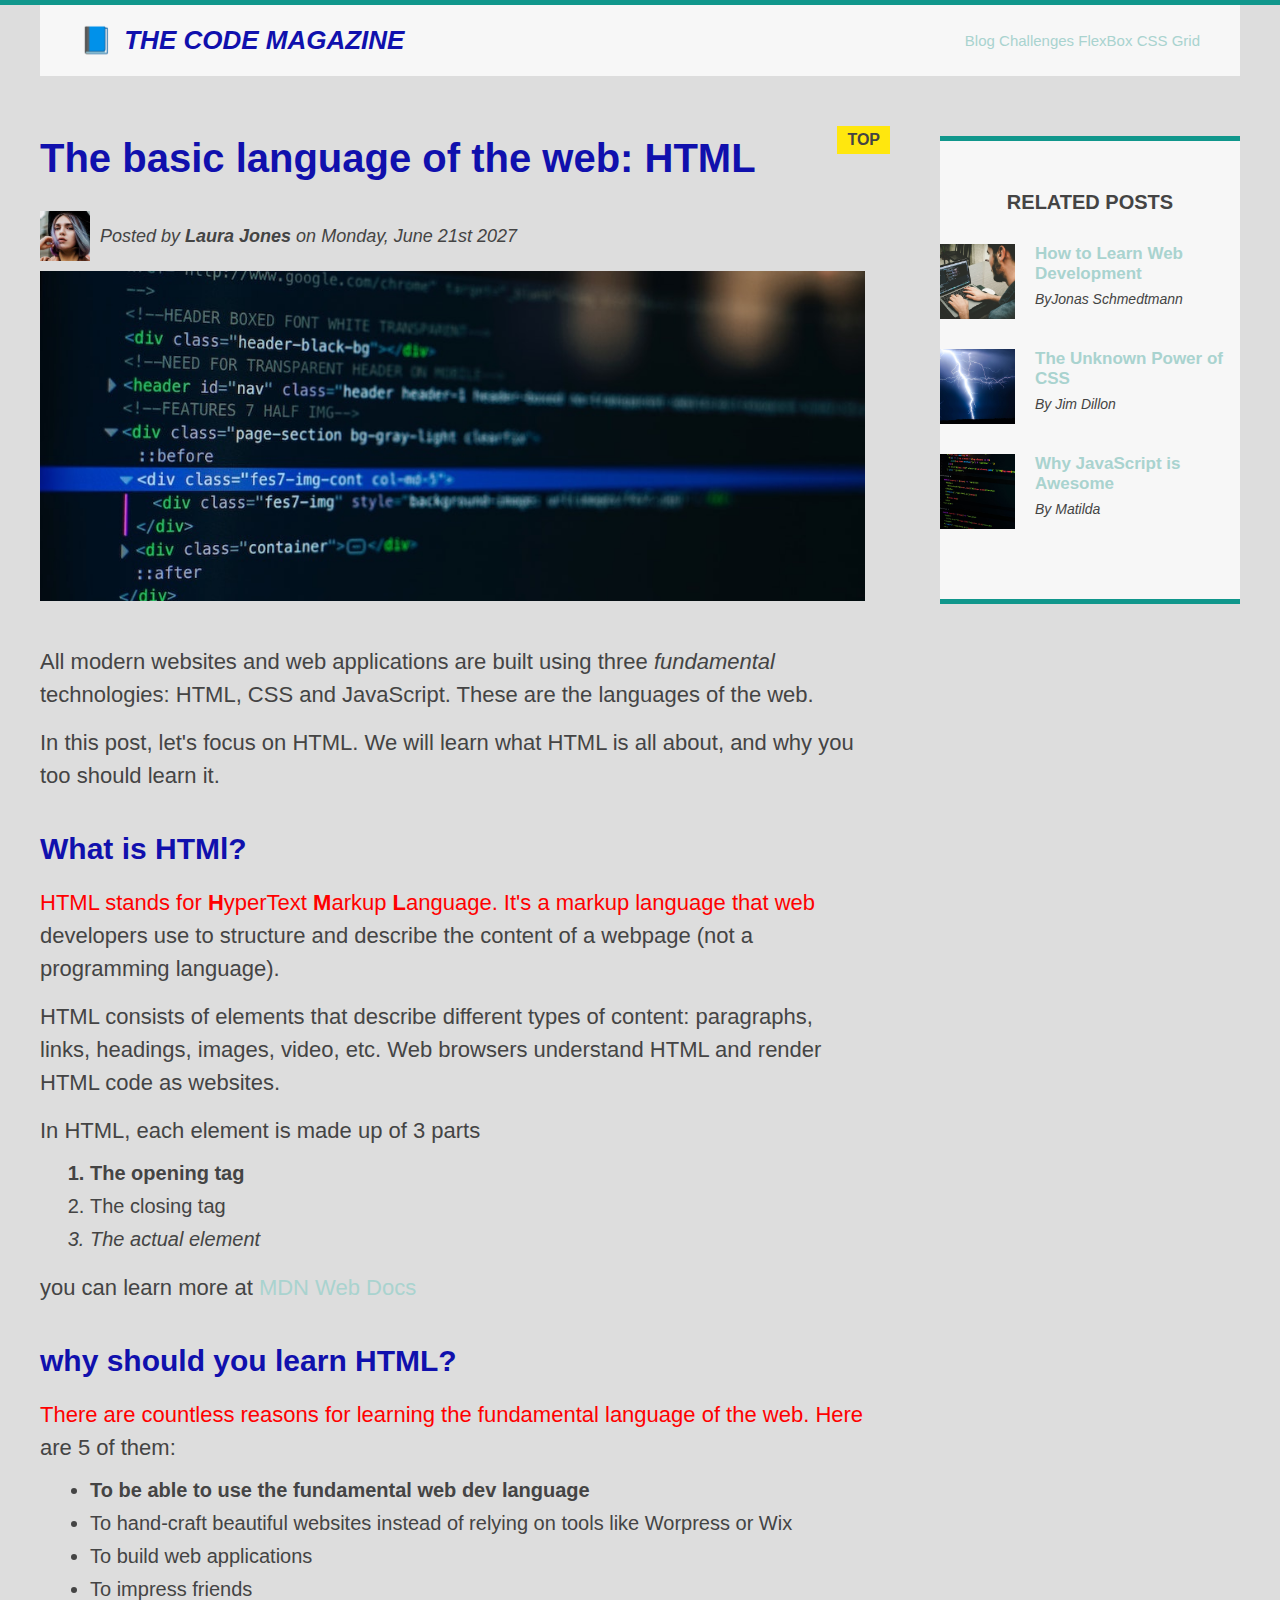
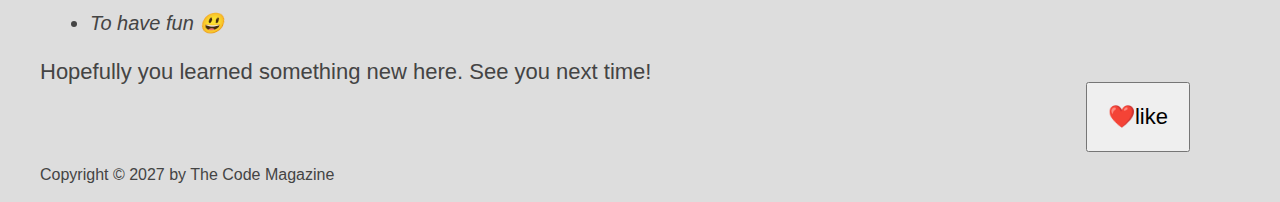
<file: 02-HTML-Fundamentals/index.html>
<!DOCTYPE html>
<html lang="en">
  <head>
    <link href="./style.css" rel="stylesheet" />
    <meta charset="UTF-8" />
    <title>The Basic Language of the web: HTML</title>
  </head>
  <body>
    <div id="main-container">
      <header class="main-header">
        <h1>📘 The Code Magazine</h1>
        <nav>
          <a href="Blog.html">Blog</a>
          <a href="#">Challenges</a>
          <a href="flexbox.html">FlexBox</a>
          <a href="css-grid.html">CSS Grid</a>
        </nav>
      </header>
      <!-- ONLY NECESSARY FOR FLEXBOX -->
      <!-- <div class="row"> -->
      <article>
        <header class="secend-header">
          <h2>The basic language of the web: HTML</h2>
          <div class="author-box">
            <img
              src="img/laura-jones.jpg"
              alt="A pictrue of Laura-jones"
              width="50"
              height="50"
              class="author-img"
            />
            <p id="author" class="author">
              Posted by <strong>Laura Jones</strong> on Monday, June 21st 2027
            </p>
          </div>
          <img
            src="img/post-img.jpg"
            alt="HTMl code on the screen"
            width="500"
            height="200"
            class="post-img"
          />
        </header>
        <p>
          All modern websites and web applications are built using three
          <em>fundamental</em>
          technologies: HTML, CSS and JavaScript. These are the languages of the
          web.
        </p>
        <p>
          In this post, let's focus on HTML. We will learn what HTML is all
          about, and why you too should learn it.
        </p>
        <h3>What is HTMl?</h3>
        <p>
          HTML stands for <strong>H</strong>yperText <strong>M</strong>arkup
          <strong>L</strong>anguage. It's a markup language that web developers
          use to structure and describe the content of a webpage (not a
          programming language).
        </p>
        <p>
          HTML consists of elements that describe different types of content:
          paragraphs, links, headings, images, video, etc. Web browsers
          understand HTML and render HTML code as websites.
        </p>
        <p>In HTML, each element is made up of 3 parts</p>
        <ol>
          <li>The opening tag</li>
          <li>The closing tag</li>
          <li>The actual element</li>
        </ol>
        <p>
          you can learn more at
          <a
            href="https://developer.mozilla.org/en-US/docs/Web/HTML"
            target="_blank"
            >MDN Web Docs</a
          >
        </p>
        <h3>why should you learn HTML?</h3>
        <p>
          There are countless reasons for learning the fundamental language of
          the web. Here are 5 of them:
        </p>
        <ul>
          <li>To be able to use the fundamental web dev language</li>
          <li>
            To hand-craft beautiful websites instead of relying on tools like
            Worpress or Wix
          </li>
          <li>To build web applications</li>
          <li>To impress friends</li>
          <li>To have fun 😃</li>
        </ul>
        <p>Hopefully you learned something new here. See you next time!</p>
      </article>

      <aside>
        <h4>Related posts</h4>
        <ul class="posts">
          <li class="related-post">
            <img src="img/related-1.jpg" width="75" height="75" />
            <div>
              <a href="#" class="related-link">How to Learn Web Development</a>
              <p class="author-name">ByJonas Schmedtmann</p>
            </div>
          </li>
          <li class="related-post">
            <img src="img/related-2.jpg" width="75" height="75" />
            <div>
              <a href="#" class="related-link">The Unknown Power of CSS</a>
              <p class="author-name">By Jim Dillon</p>
            </div>
          </li>
          <li class="related-post">
            <img src="img/related-3.jpg" width="75" height="75" />
            <div>
              <a href="#" class="related-link">Why JavaScript is Awesome</a>
              <p class="author-name">By Matilda</p>
            </div>
          </li>
        </ul>
      </aside>
      <!-- </div> -->
      <footer>
        <p id="copyright">Copyright &copy; 2027 by The Code Magazine</p>
      </footer>
      <button class="like">❤️like</button>
    </div>
  </body>
</html>
</file>
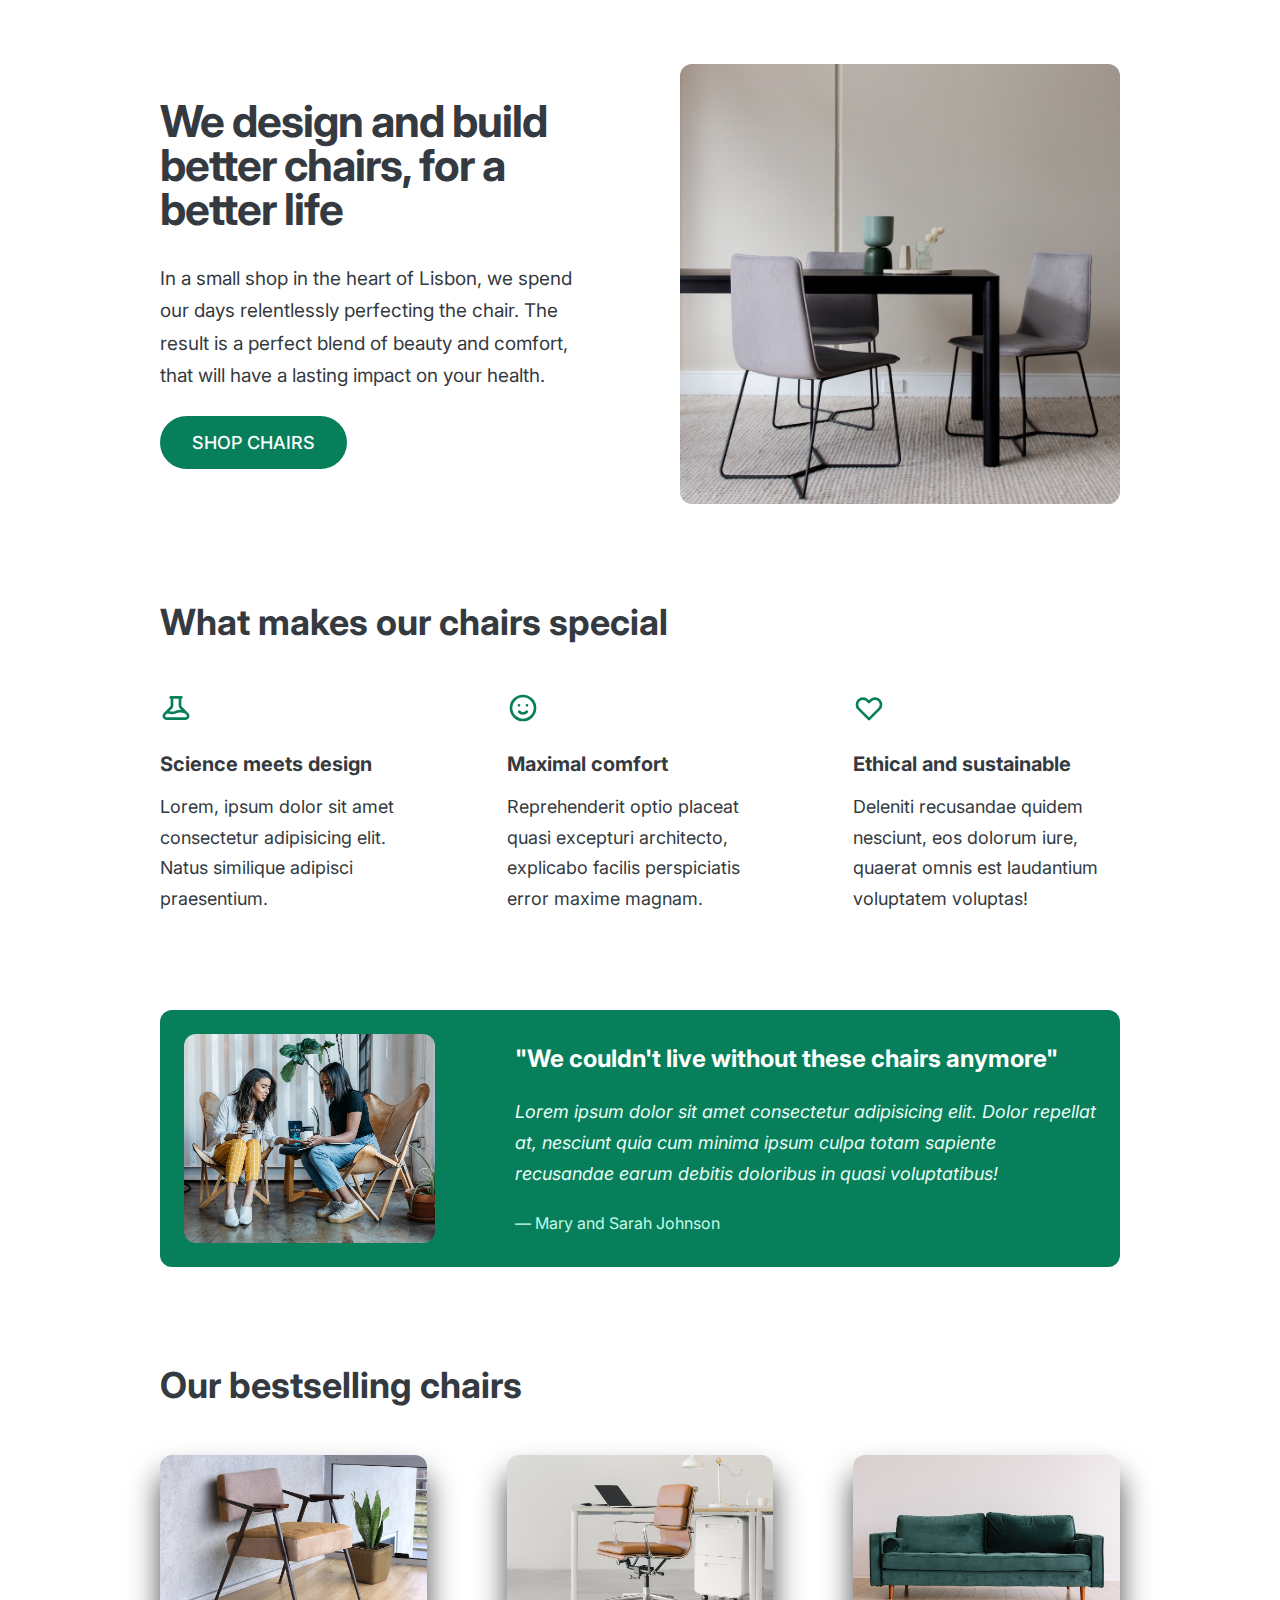
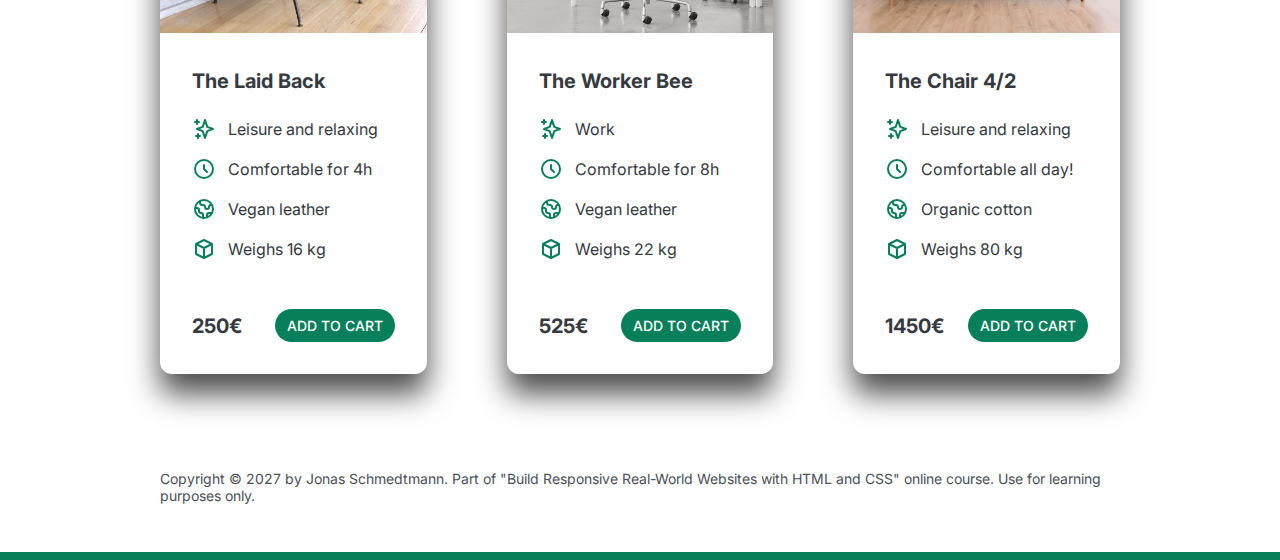
<file: 05-Design/index.html>
<!DOCTYPE html>
<html lang="en">
  <head>
    <meta charset="UTF-8" />
    <meta http-equiv="X-UA-Compatible" content="IE=edge" />
    <meta name="viewport" content="width=device-width, initial-scale=1.0" />
    <link rel="preconnect" href="https://fonts.googleapis.com" />
    <link rel="preconnect" href="https://fonts.gstatic.com" crossorigin />
    <link
      href="https://fonts.googleapis.com/css2?family=Inter:wght@400;500;700&display=swap"
      rel="stylesheet"
    />

    <link rel="stylesheet" href="style.css" />
    <title>Lisbon Chair Shop</title>
  </head>
  <body>
    <div class="container">
      <header>
        <div class="header-text-box">
          <h1>We design and build better chairs, for a better life</h1>
          <p class="header-text">
            In a small shop in the heart of Lisbon, we spend our days
            relentlessly perfecting the chair. The result is a perfect blend of
            beauty and comfort, that will have a lasting impact on your health.
          </p>
          <a class="btn btn--big" href="#">Shop chairs</a>
        </div>
        <img src="hero.jpg" alt="Photo" />
      </header>

      <section>
        <h2>What makes our chairs special</h2>
        <div class="grid-3-cols">
          <div>
            <svg
              xmlns="http://www.w3.org/2000/svg"
              class="features-icon"
              fill="none"
              viewBox="0 0 24 24"
              stroke="currentColor"
            >
              <path
                stroke-linecap="round"
                stroke-linejoin="round"
                stroke-width="2"
                d="M19.428 15.428a2 2 0 00-1.022-.547l-2.387-.477a6 6 0 00-3.86.517l-.318.158a6 6 0 01-3.86.517L6.05 15.21a2 2 0 00-1.806.547M8 4h8l-1 1v5.172a2 2 0 00.586 1.414l5 5c1.26 1.26.367 3.414-1.415 3.414H4.828c-1.782 0-2.674-2.154-1.414-3.414l5-5A2 2 0 009 10.172V5L8 4z"
              />
            </svg>
            <p class="features-title"><strong>Science meets design</strong></p>
            <p class="features-text">
              Lorem, ipsum dolor sit amet consectetur adipisicing elit. Natus
              similique adipisci praesentium.
            </p>
          </div>

          <div>
            <svg
              xmlns="http://www.w3.org/2000/svg"
              class="features-icon"
              fill="none"
              viewBox="0 0 24 24"
              stroke="currentColor"
            >
              <path
                stroke-linecap="round"
                stroke-linejoin="round"
                stroke-width="2"
                d="M14.828 14.828a4 4 0 01-5.656 0M9 10h.01M15 10h.01M21 12a9 9 0 11-18 0 9 9 0 0118 0z"
              />
            </svg>
            <p class="features-title">
              <strong>Maximal comfort</strong>
            </p>
            <p class="features-text">
              Reprehenderit optio placeat quasi excepturi architecto, explicabo
              facilis perspiciatis error maxime magnam.
            </p>
          </div>

          <div>
            <svg
              xmlns="http://www.w3.org/2000/svg"
              class="features-icon"
              fill="none"
              viewBox="0 0 24 24"
              stroke="currentColor"
            >
              <path
                stroke-linecap="round"
                stroke-linejoin="round"
                stroke-width="2"
                d="M4.318 6.318a4.5 4.5 0 000 6.364L12 20.364l7.682-7.682a4.5 4.5 0 00-6.364-6.364L12 7.636l-1.318-1.318a4.5 4.5 0 00-6.364 0z"
              />
            </svg>
            <p class="features-title">
              <strong>Ethical and sustainable</strong>
            </p>
            <p class="features-text">
              Deleniti recusandae quidem nesciunt, eos dolorum iure, quaerat
              omnis est laudantium voluptatem voluptas!
            </p>
          </div>
        </div>
      </section>

      <section class="testimonial-section">
        <div class="grid-3-cols">
          <img src="customers.jpg" alt="People sitting on chairs" />
          <div class="testimonial-box">
            <h2>"We couldn't live without these chairs anymore"</h2>
            <blockquote class="testimonial-text">
              Lorem ipsum dolor sit amet consectetur adipisicing elit. Dolor
              repellat at, nesciunt quia cum minima ipsum culpa totam sapiente
              recusandae earum debitis doloribus in quasi voluptatibus!
            </blockquote>
            <p class="testimonial-author">&mdash; Mary and Sarah Johnson</p>
          </div>
        </div>
      </section>

      <section>
        <h2>Our bestselling chairs</h2>
        <div class="grid-3-cols">
          <figure class="chair">
            <img src="chair-1.jpg" alt="Chair" />
            <div class="chair-box">
              <h3>The Laid Back</h3>
              <ul class="chair-details">
                <li>
                  <svg
                    xmlns="http://www.w3.org/2000/svg"
                    class="chair-icon"
                    fill="none"
                    viewBox="0 0 24 24"
                    stroke="currentColor"
                  >
                    <path
                      stroke-linecap="round"
                      stroke-linejoin="round"
                      stroke-width="2"
                      d="M5 3v4M3 5h4M6 17v4m-2-2h4m5-16l2.286 6.857L21 12l-5.714 2.143L13 21l-2.286-6.857L5 12l5.714-2.143L13 3z"
                    />
                  </svg>
                  <!-- Span is a generic INLINE text element, it doesn't have any meaning. It's like a div element, but inline -->
                  <span>Leisure and relaxing</span>
                </li>
                <li>
                  <svg
                    xmlns="http://www.w3.org/2000/svg"
                    class="chair-icon"
                    fill="none"
                    viewBox="0 0 24 24"
                    stroke="currentColor"
                  >
                    <path
                      stroke-linecap="round"
                      stroke-linejoin="round"
                      stroke-width="2"
                      d="M12 8v4l3 3m6-3a9 9 0 11-18 0 9 9 0 0118 0z"
                    />
                  </svg>
                  <span>Comfortable for 4h</span>
                </li>
                <li>
                  <svg
                    xmlns="http://www.w3.org/2000/svg"
                    class="chair-icon"
                    fill="none"
                    viewBox="0 0 24 24"
                    stroke="currentColor"
                  >
                    <path
                      stroke-linecap="round"
                      stroke-linejoin="round"
                      stroke-width="2"
                      d="M3.055 11H5a2 2 0 012 2v1a2 2 0 002 2 2 2 0 012 2v2.945M8 3.935V5.5A2.5 2.5 0 0010.5 8h.5a2 2 0 012 2 2 2 0 104 0 2 2 0 012-2h1.064M15 20.488V18a2 2 0 012-2h3.064M21 12a9 9 0 11-18 0 9 9 0 0118 0z"
                    />
                  </svg>
                  <span>Vegan leather</span>
                </li>
                <li>
                  <svg
                    xmlns="http://www.w3.org/2000/svg"
                    class="chair-icon"
                    fill="none"
                    viewBox="0 0 24 24"
                    stroke="currentColor"
                  >
                    <path
                      stroke-linecap="round"
                      stroke-linejoin="round"
                      stroke-width="2"
                      d="M20 7l-8-4-8 4m16 0l-8 4m8-4v10l-8 4m0-10L4 7m8 4v10M4 7v10l8 4"
                    />
                  </svg>
                  <span>Weighs 16 kg</span>
                </li>
              </ul>
              <div class="chair-price">
                <strong>250€</strong>
                <a href="#" class="btn btn--small">Add to cart</a>
              </div>
            </div>
          </figure>

          <figure class="chair">
            <img src="chair-2.jpg" alt="Chair" />
            <div class="chair-box">
              <h3>The Worker Bee</h3>
              <ul class="chair-details">
                <li>
                  <svg
                    xmlns="http://www.w3.org/2000/svg"
                    class="chair-icon"
                    fill="none"
                    viewBox="0 0 24 24"
                    stroke="currentColor"
                  >
                    <path
                      stroke-linecap="round"
                      stroke-linejoin="round"
                      stroke-width="2"
                      d="M5 3v4M3 5h4M6 17v4m-2-2h4m5-16l2.286 6.857L21 12l-5.714 2.143L13 21l-2.286-6.857L5 12l5.714-2.143L13 3z"
                    />
                  </svg>
                  <span>Work</span>
                </li>
                <li>
                  <svg
                    xmlns="http://www.w3.org/2000/svg"
                    class="chair-icon"
                    fill="none"
                    viewBox="0 0 24 24"
                    stroke="currentColor"
                  >
                    <path
                      stroke-linecap="round"
                      stroke-linejoin="round"
                      stroke-width="2"
                      d="M12 8v4l3 3m6-3a9 9 0 11-18 0 9 9 0 0118 0z"
                    />
                  </svg>
                  <span>Comfortable for 8h</span>
                </li>
                <li>
                  <svg
                    xmlns="http://www.w3.org/2000/svg"
                    class="chair-icon"
                    fill="none"
                    viewBox="0 0 24 24"
                    stroke="currentColor"
                  >
                    <path
                      stroke-linecap="round"
                      stroke-linejoin="round"
                      stroke-width="2"
                      d="M3.055 11H5a2 2 0 012 2v1a2 2 0 002 2 2 2 0 012 2v2.945M8 3.935V5.5A2.5 2.5 0 0010.5 8h.5a2 2 0 012 2 2 2 0 104 0 2 2 0 012-2h1.064M15 20.488V18a2 2 0 012-2h3.064M21 12a9 9 0 11-18 0 9 9 0 0118 0z"
                    />
                  </svg>
                  <span>Vegan leather</span>
                </li>
                <li>
                  <svg
                    xmlns="http://www.w3.org/2000/svg"
                    class="chair-icon"
                    fill="none"
                    viewBox="0 0 24 24"
                    stroke="currentColor"
                  >
                    <path
                      stroke-linecap="round"
                      stroke-linejoin="round"
                      stroke-width="2"
                      d="M20 7l-8-4-8 4m16 0l-8 4m8-4v10l-8 4m0-10L4 7m8 4v10M4 7v10l8 4"
                    />
                  </svg>
                  <span>Weighs 22 kg</span>
                </li>
              </ul>
              <div class="chair-price">
                <strong>525€</strong>
                <a href="#" class="btn btn--small">Add to cart</a>
              </div>
            </div>
          </figure>

          <figure class="chair">
            <img src="chair-3.jpg" alt="Chair" />
            <div class="chair-box">
              <h3>The Chair 4/2</h3>
              <ul class="chair-details">
                <li>
                  <svg
                    xmlns="http://www.w3.org/2000/svg"
                    class="chair-icon"
                    fill="none"
                    viewBox="0 0 24 24"
                    stroke="currentColor"
                  >
                    <path
                      stroke-linecap="round"
                      stroke-linejoin="round"
                      stroke-width="2"
                      d="M5 3v4M3 5h4M6 17v4m-2-2h4m5-16l2.286 6.857L21 12l-5.714 2.143L13 21l-2.286-6.857L5 12l5.714-2.143L13 3z"
                    />
                  </svg>
                  <span>Leisure and relaxing</span>
                </li>
                <li>
                  <svg
                    xmlns="http://www.w3.org/2000/svg"
                    class="chair-icon"
                    fill="none"
                    viewBox="0 0 24 24"
                    stroke="currentColor"
                  >
                    <path
                      stroke-linecap="round"
                      stroke-linejoin="round"
                      stroke-width="2"
                      d="M12 8v4l3 3m6-3a9 9 0 11-18 0 9 9 0 0118 0z"
                    />
                  </svg>
                  <span>Comfortable all day!</span>
                </li>
                <li>
                  <svg
                    xmlns="http://www.w3.org/2000/svg"
                    class="chair-icon"
                    fill="none"
                    viewBox="0 0 24 24"
                    stroke="currentColor"
                  >
                    <path
                      stroke-linecap="round"
                      stroke-linejoin="round"
                      stroke-width="2"
                      d="M3.055 11H5a2 2 0 012 2v1a2 2 0 002 2 2 2 0 012 2v2.945M8 3.935V5.5A2.5 2.5 0 0010.5 8h.5a2 2 0 012 2 2 2 0 104 0 2 2 0 012-2h1.064M15 20.488V18a2 2 0 012-2h3.064M21 12a9 9 0 11-18 0 9 9 0 0118 0z"
                    />
                  </svg>
                  <span>Organic cotton</span>
                </li>
                <li>
                  <svg
                    xmlns="http://www.w3.org/2000/svg"
                    class="chair-icon"
                    fill="none"
                    viewBox="0 0 24 24"
                    stroke="currentColor"
                  >
                    <path
                      stroke-linecap="round"
                      stroke-linejoin="round"
                      stroke-width="2"
                      d="M20 7l-8-4-8 4m16 0l-8 4m8-4v10l-8 4m0-10L4 7m8 4v10M4 7v10l8 4"
                    />
                  </svg>
                  <span>Weighs 80 kg</span>
                </li>
              </ul>
              <div class="chair-price">
                <strong>1450€</strong>
                <a href="#" class="btn btn--small">Add to cart</a>
              </div>
            </div>
          </figure>
        </div>
      </section>

      <footer>
        Copyright &copy; 2027 by Jonas Schmedtmann. Part of "Build Responsive
        Real-World Websites with HTML and CSS" online course. Use for learning
        purposes only.
      </footer>
    </div>
  </body>
</html>
</file>
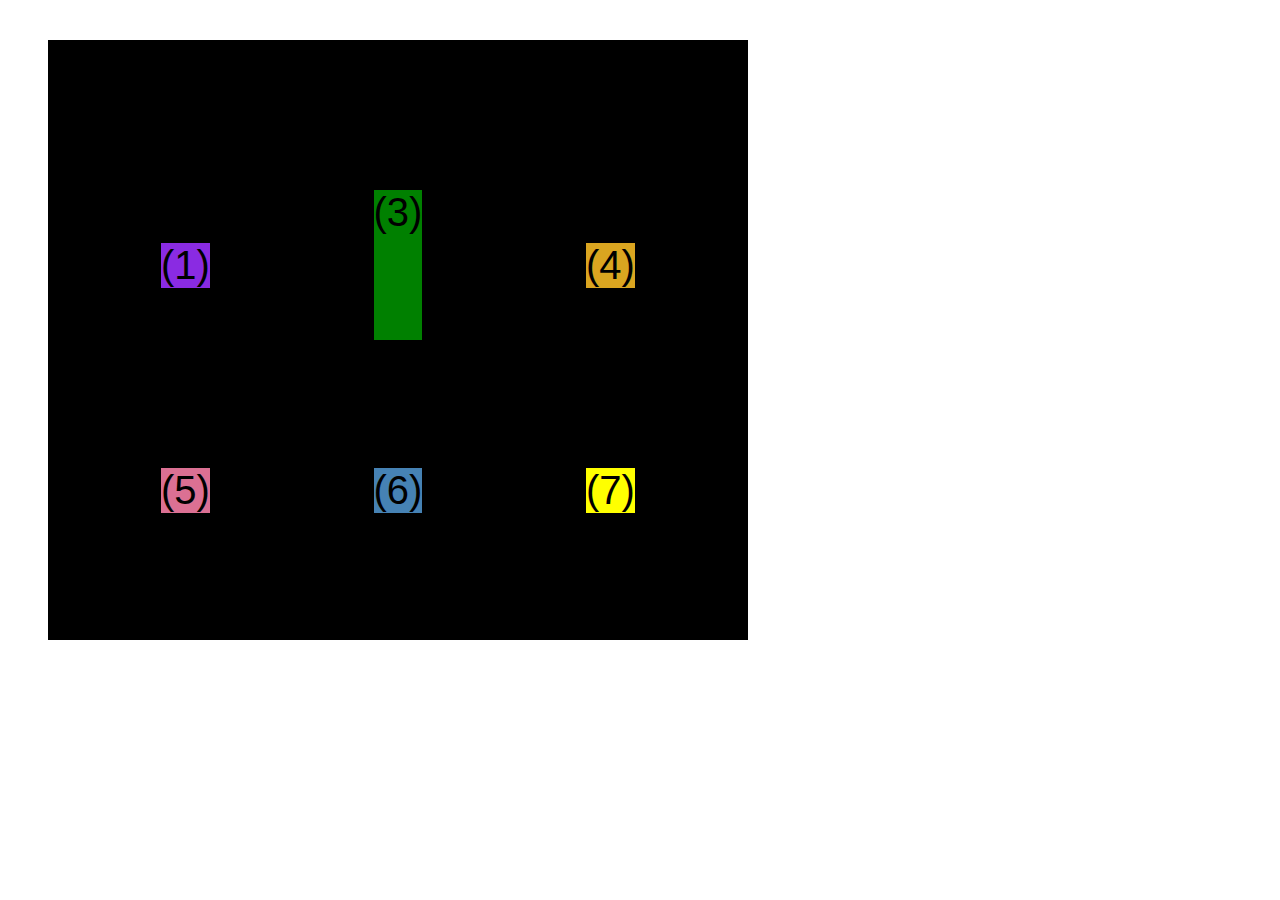
<file: 02-HTML-Fundamentals/css-grid.html>
<!DOCTYPE html>
<html lang="en">
  <head>
    <meta charset="UTF-8" />
    <meta http-equiv="X-UA-Compatible" content="IE=edge" />
    <meta name="viewport" content="width=device-width, initial-scale=1.0" />
    <title>CSS Grid</title>
    <style>
      .el--1 {
        background-color: blueviolet;
      }
      .el--2 {
        background-color: orangered;
      }
      .el--3 {
        background-color: green;
        height: 150px;
      }
      .el--4 {
        background-color: goldenrod;
      }
      .el--5 {
        background-color: palevioletred;
      }
      .el--6 {
        background-color: steelblue;
      }
      .el--7 {
        background-color: yellow;
      }
      .el--8 {
        background-color: crimson;
      }

      .container--1 {
        /* STARTER */
        font-family: sans-serif;
        background-color: #ddd;
        font-size: 30px;
        margin: 40px;

        /* CSS GRID */
        display: grid;
        grid-template-columns: repeat(4, 1fr);
        grid-template-rows: 1fr 1fr;
        /* height: 500px; */
        /* gap: 30px; */
        column-gap: 20px;
        row-gap: 40px;
        /* Temp */
        display: none;
      }
      .el--8 {
        grid-column: 2 / 3;
        /* grid-row: 1 / span 2; */
        grid-row: 1 / 2;
      }
      .el--2 {
        grid-column: 1 / -1;
        grid-row: 2;
      }
      /* .el--6 {
        grid-row: 3 / 5;
      } */

      .container--2 {
        /* STARTER */
        font-family: sans-serif;
        background-color: black;
        font-size: 40px;
        margin: 40px;

        width: 700px;
        height: 600px;
        /* CSS GRID */
        display: grid;
        grid-template-columns: 125px 200px 125px;
        grid-template-rows: 250px 100px;
        gap: 50px;
        /* Aligning tracks inside containar: 
        distrinbute empty space ; */
        justify-content: center;
        align-content: center;
        /* Aligning items inside cells: 
        moving items around inside cells */
        align-items: center;
        justify-items: center;
      }
    </style>
  </head>
  <body>
    <div class="container--1">
      <div class="el el--1">(1) HTML</div>
      <div class="el el--2">(2) and</div>
      <div class="el el--3">(3) CSS</div>
      <div class="el el--4">(4) are</div>
      <div class="el el--5">(5) amazing</div>
      <div class="el el--6">(6) languages</div>
      <!-- <div class="el el--7">(7) to</div> -->
      <div class="el el--8">(8) learn</div>
    </div>

    <div class="container--2">
      <div class="el el--1">(1)</div>
      <div class="el el--3">(3)</div>
      <div class="el el--4">(4)</div>
      <div class="el el--5">(5)</div>
      <div class="el el--6">(6)</div>
      <div class="el el--7">(7)</div>
    </div>
  </body>
</html>
</file>
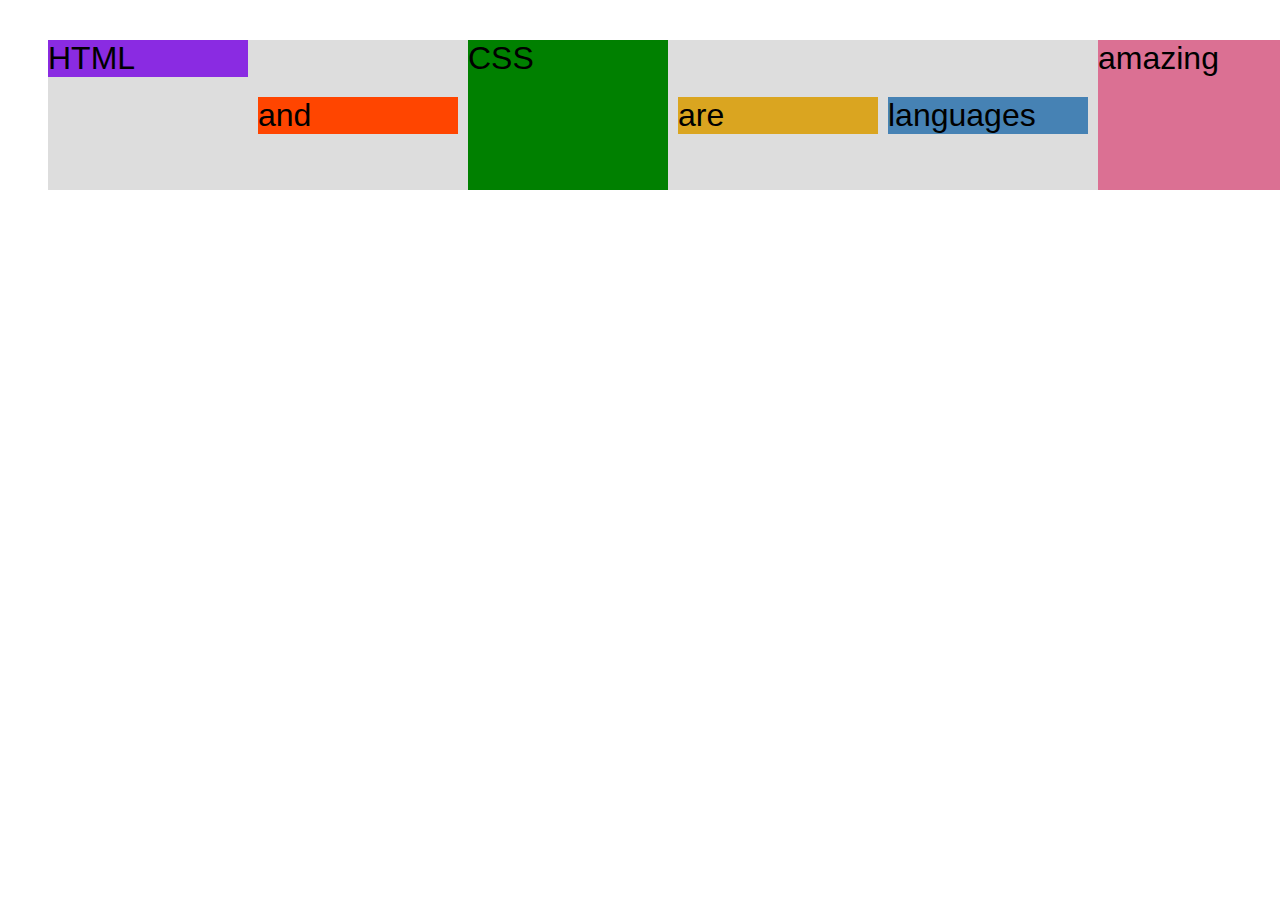
<file: 02-HTML-Fundamentals/flexbox.html>
<!DOCTYPE html>
<html lang="en">
  <head>
    <meta charset="UTF-8" />
    <meta http-equiv="X-UA-Compatible" content="IE=edge" />
    <meta name="viewport" content="width=device-width, initial-scale=1.0" />
    <title>Flexbox</title>
    <style>
      .el--1 {
        background-color: blueviolet;
      }
      .el--2 {
        background-color: orangered;
      }
      .el--3 {
        background-color: green;
        height: 150px;
      }
      .el--4 {
        background-color: goldenrod;
      }
      .el--5 {
        background-color: palevioletred;
      }
      .el--6 {
        background-color: steelblue;
      }
      .el--7 {
        background-color: yellow;
      }
      .el--8 {
        background-color: crimson;
      }

      .container {
        /* STARTER */
        font-family: sans-serif;
        background-color: #ddd;
        font-size: 32px;
        margin: 40px;

        /* FLEXBOX */
        display: flex;
        align-items: center;
        justify-content: flex-start;
        gap: 10px;
      }
      .el {
        /* defaults
        flex-grow: 0;
        flex-shrink: 1;
        flex-basis: auto; 
        */
        /* flex-basis: 200px; */
        /* flex-shrink: 0; */
        /* flex-grow: 1; */
        flex: 0 0 200px;
      }
      .el--1 {
        align-self: flex-start;
        flex-grow: 1;
      }
      .el--5 {
        align-self: stretch;
        order: 1;
      }
      .el--6 {
        /* order: -1; */
      }
    </style>
  </head>
  <body>
    <div class="container">
      <div class="el el--1">HTML</div>
      <div class="el el--2">and</div>
      <div class="el el--3">CSS</div>
      <div class="el el--4">are</div>
      <div class="el el--5">amazing</div>
      <div class="el el--6">languages</div>
      <!-- <div class="el el--7">to</div>
      <div class="el el--8">learn</div> -->
    </div>
  </body>
</html>
</file>
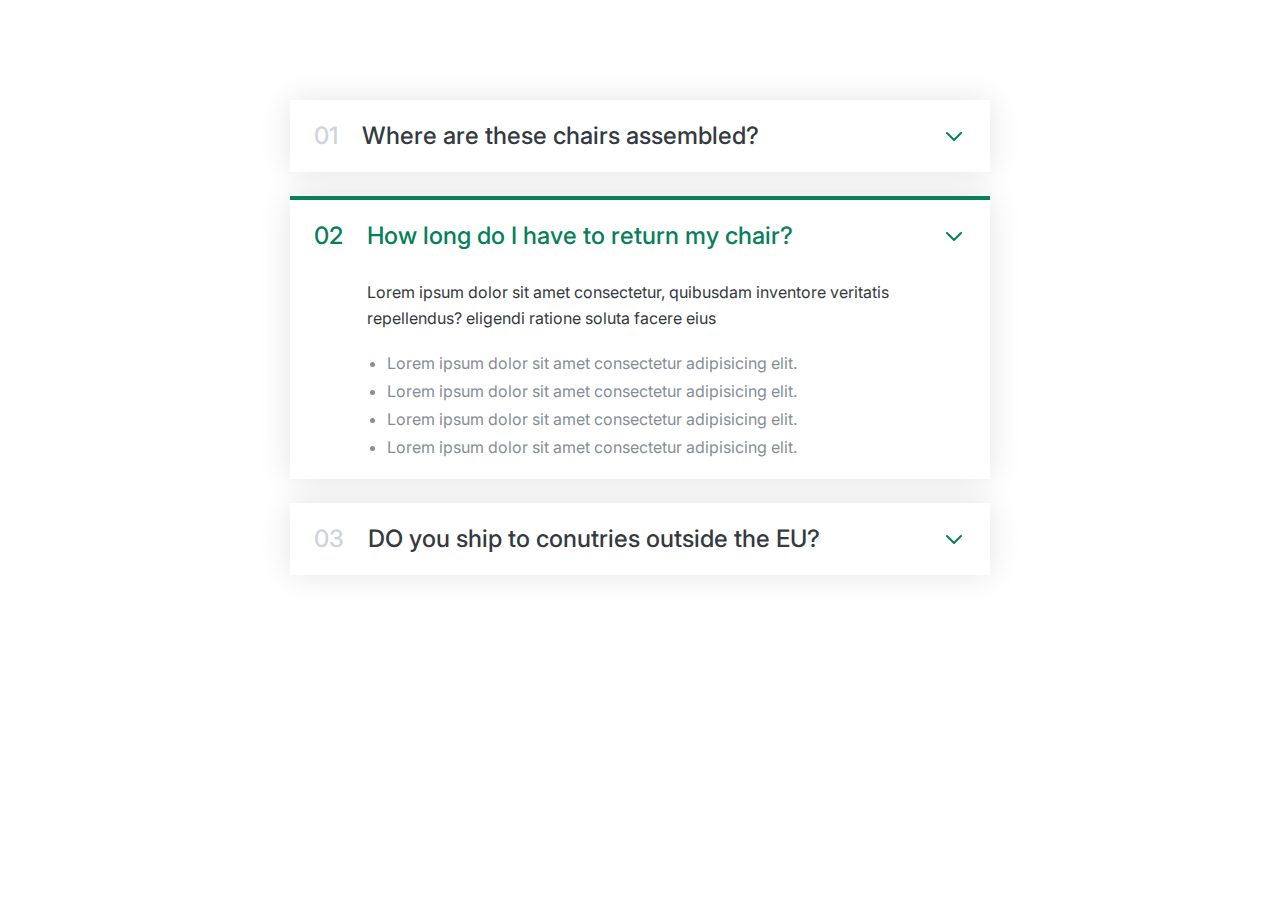
<file: 06-Components/01-accordion.html>
<!DOCTYPE html>
<html lang="en">
  <head>
    <meta charset="UTF-8" />
    <meta http-equiv="X-UA-Compatible" content="IE=edge" />
    <meta name="viewport" content="width=device-width, initial-scale=1.0" />
    <title>Accordion Component</title>
    <link
      href="https://fonts.googleapis.com/css2?family=Inter:wght@400;500;700&display=swap"
      rel="stylesheet"
    />
    <style>
      /*
      SPACING SYSTEM (px)
      2 / 4 / 8 / 12 / 16 / 24 / 32 / 48 / 64 / 80 / 96 / 128
      FONT SIZE SYSTEM (px)
      10 / 12 / 14 / 16 / 18 / 20 / 24 / 30 / 36 / 44 / 52 / 62 / 74 / 86 / 98
      */
      /* main color:#087f5b */
      /* Gray color:#343a40 */
      * {
        margin: 0;
        padding: 0;
        box-sizing: border-box;
      }
      body {
        font-family: "inter", sans-serif;
        color: #343a40;
        line-height: 1;
      }
      .accordion {
        width: 700px;
        margin: 100px auto;
        display: flex;
        flex-direction: column;
        gap: 24px;
      }
      .item {
        box-shadow: 0 0 32px rgba(0, 0, 0, 0.11);
        padding: 24px;
        display: grid;
        grid-template-columns: auto 1fr auto;
        column-gap: 24px;
        row-gap: 32px;
        align-items: center;
      }
      .number,
      .text {
        font-size: 24px;
        font-weight: 500;
        /* color: #087f5b; */
      }
      .number {
        color: #ced4da;
      }
      .icon {
        width: 24px;
        height: 24px;
        stroke: #087f5b;
      }
      .hidden-box {
        grid-column: 2;
        display: none;
      }
      .hidden-box p {
        line-height: 1.6;
        margin-bottom: 24px;
      }
      .hidden-box ul {
        color: #868e96;
        margin-left: 20px;

        display: flex;
        flex-direction: column;
        gap: 12px;
      }
      .open {
        border-top: 4px solid #087f5b;
      }
      .open .hidden-box {
        display: block;
      }
      .open .number,
      .open .text {
        color: #087f5b;
      }
    </style>
  </head>
  <body>
    <div class="accordion">
      <div class="item">
        <p class="number">01</p>
        <p class="text">Where are these chairs assembled?</p>
        <svg
          xmlns="http://www.w3.org/2000/svg"
          class="icon"
          fill="none"
          viewBox="0 0 24 24"
          stroke="currentColor"
        >
          <path
            stroke-linecap="round"
            stroke-linejoin="round"
            stroke-width="2"
            d="M19 9l-7 7-7-7"
          />
        </svg>
        <div class="hidden-box">
          <p>
            Lorem ipsum dolor sit amet consectetur, quibusdam inventore
            veritatis repellendus? eligendi ratione soluta facere eius
          </p>
          <ul>
            <li>Lorem ipsum dolor sit amet consectetur adipisicing elit.</li>
            <li>Lorem ipsum dolor sit amet consectetur adipisicing elit.</li>
            <li>Lorem ipsum dolor sit amet consectetur adipisicing elit.</li>
            <li>Lorem ipsum dolor sit amet consectetur adipisicing elit.</li>
          </ul>
        </div>
      </div>

      <div class="item open">
        <p class="number">02</p>
        <p class="text">How long do I have to return my chair?</p>
        <svg
          xmlns="http://www.w3.org/2000/svg"
          class="icon"
          fill="none"
          viewBox="0 0 24 24"
          stroke="currentColor"
        >
          <path
            stroke-linecap="round"
            stroke-linejoin="round"
            stroke-width="2"
            d="M19 9l-7 7-7-7"
          />
        </svg>
        <div class="hidden-box">
          <p>
            Lorem ipsum dolor sit amet consectetur, quibusdam inventore
            veritatis repellendus? eligendi ratione soluta facere eius
          </p>
          <ul>
            <li>Lorem ipsum dolor sit amet consectetur adipisicing elit.</li>
            <li>Lorem ipsum dolor sit amet consectetur adipisicing elit.</li>
            <li>Lorem ipsum dolor sit amet consectetur adipisicing elit.</li>
            <li>Lorem ipsum dolor sit amet consectetur adipisicing elit.</li>
          </ul>
        </div>
      </div>

      <div class="item">
        <p class="number">03</p>
        <p class="text">DO you ship to conutries outside the EU?</p>
        <svg
          xmlns="http://www.w3.org/2000/svg"
          class="icon"
          fill="none"
          viewBox="0 0 24 24"
          stroke="currentColor"
        >
          <path
            stroke-linecap="round"
            stroke-linejoin="round"
            stroke-width="2"
            d="M19 9l-7 7-7-7"
          />
        </svg>
        <div class="hidden-box">
          <p>
            Lorem ipsum dolor sit amet consectetur, quibusdam inventore
            veritatis repellendus? eligendi ratione soluta facere eius
          </p>
          <ul>
            <li>Lorem ipsum dolor sit amet consectetur adipisicing elit.</li>
            <li>Lorem ipsum dolor sit amet consectetur adipisicing elit.</li>
            <li>Lorem ipsum dolor sit amet consectetur adipisicing elit.</li>
            <li>Lorem ipsum dolor sit amet consectetur adipisicing elit.</li>
          </ul>
        </div>
      </div>
    </div>
  </body>
</html>
</file>
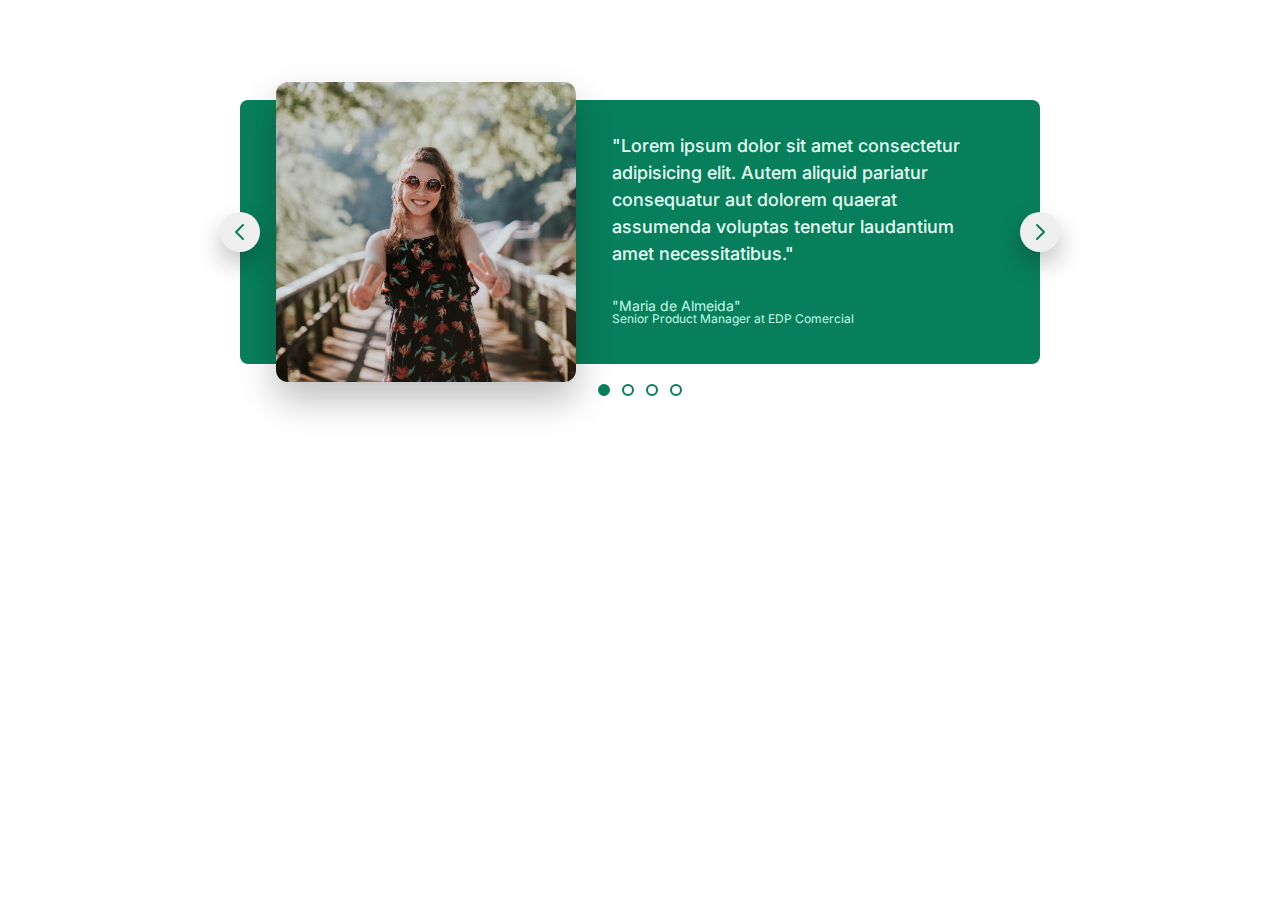
<file: 06-Components/02-Carousel.html>
<!DOCTYPE html>
<html lang="en">
  <head>
    <meta charset="UTF-8" />
    <meta http-equiv="X-UA-Compatible" content="IE=edge" />
    <meta name="viewport" content="width=device-width, initial-scale=1.0" />
    <title>Carousel Component</title>
    <link
      href="https://fonts.googleapis.com/css2?family=Inter:wght@400;500;700&display=swap"
      rel="stylesheet"
    />
    <style>
      /*
      SPACING SYSTEM (px)
      2 / 4 / 8 / 12 / 16 / 24 / 32 / 48 / 64 / 80 / 96 / 128
      FONT SIZE SYSTEM (px)
      10 / 12 / 14 / 16 / 18 / 20 / 24 / 30 / 36 / 44 / 52 / 62 / 74 / 86 / 98
      */
      /* main color:#087f5b */
      /* Gray color:#343a40 */
      * {
        margin: 0;
        padding: 0;
        box-sizing: border-box;
      }
      body {
        font-family: "inter", sans-serif;
        color: #343a40;
        line-height: 1;
      }
      .carousel {
        width: 800px;
        background-color: #087f5b;
        margin: 100px auto;
        border-radius: 8px;
        padding: 32px 48px 32px 86px;
        position: relative;

        display: flex;
        /* align-items: center; */
        gap: 86px;
      }
      img {
        height: 200px;
        border-radius: 8px;
        transform: scale(1.5);
        box-shadow: 0 12px 24px rgba(0, 0, 0, 0.25);
      }
      .testimoial-text {
        font-size: 18px;
        font-weight: 500;
        line-height: 1.5;
        margin-bottom: 32px;
        color: #e6fcf5;
      }
      .testimoial-author {
        font-size: 14px;
        color: #c3fae8;
      }
      .testimoial-job {
        font-size: 12px;
        margin-bottom: 4px;
        color: #c3fae8;
      }
      /* CONTROLS */
      .btn {
        width: 40px;
        height: 40px;
        border: none;
        position: absolute;
        border-radius: 50%;
        display: flex;
        align-items: center;
        justify-content: center;
        top: 50%;
        box-shadow: 0 12px 24px rgba(0, 0, 0, 0.25);
        cursor: pointer;
      }
      .btn-left {
        left: 0;
        top: 50%;
        transform: translate(-50%, -50%);
      }
      .btn-right {
        right: 0;
        top: 50%;
        transform: translate(50%, -50%);
      }
      .btn-icon {
        width: 24px;
        height: 24px;
        stroke: #087f5b;
      }
      .dots {
        position: absolute;
        left: 50%;
        transform: translate(-50%, 32px);
        bottom: 0%;
        display: flex;
        gap: 12px;
      }
      .dot {
        height: 12px;
        width: 12px;
        background-color: #fff;
        border: 2px solid #087f5b;
        border-radius: 50%;
        cursor: pointer;
      }
      .dot-fill {
        background-color: #087f5b;
      }
    </style>
  </head>
  <body>
    <div class="carousel">
      <img src="maria.jpg" alt="Maria de Almeida" />
      <blockquote class="testimoial">
        <p class="testimoial-text">
          "Lorem ipsum dolor sit amet consectetur adipisicing elit. Autem
          aliquid pariatur consequatur aut dolorem quaerat assumenda voluptas
          tenetur laudantium amet necessitatibus."
        </p>
        <p class="testimoial-author">"Maria de Almeida"</p>
        <p class="testimoial-job">Senior Product Manager at EDP Comercial</p>
      </blockquote>

      <button class="btn btn-left">
        <svg
          xmlns="http://www.w3.org/2000/svg"
          class="btn-icon"
          fill="none"
          viewBox="0 0 24 24"
          stroke="currentColor"
        >
          <path
            stroke-linecap="round"
            stroke-linejoin="round"
            stroke-width="2"
            d="M15 19l-7-7 7-7"
          />
        </svg>
      </button>
      <button class="btn btn-right">
        <svg
          xmlns="http://www.w3.org/2000/svg"
          class="btn-icon"
          fill="none"
          viewBox="0 0 24 24"
          stroke="currentColor"
        >
          <path
            stroke-linecap="round"
            stroke-linejoin="round"
            stroke-width="2"
            d="M9 5l7 7-7 7"
          />
        </svg>
      </button>
      <div class="dots">
        <button class="dot dot-fill">&nbsp;</button>
        <button class="dot">&nbsp;</button>
        <button class="dot">&nbsp;</button>
        <button class="dot">&nbsp;</button>
      </div>
    </div>
  </body>
</html>
</file>
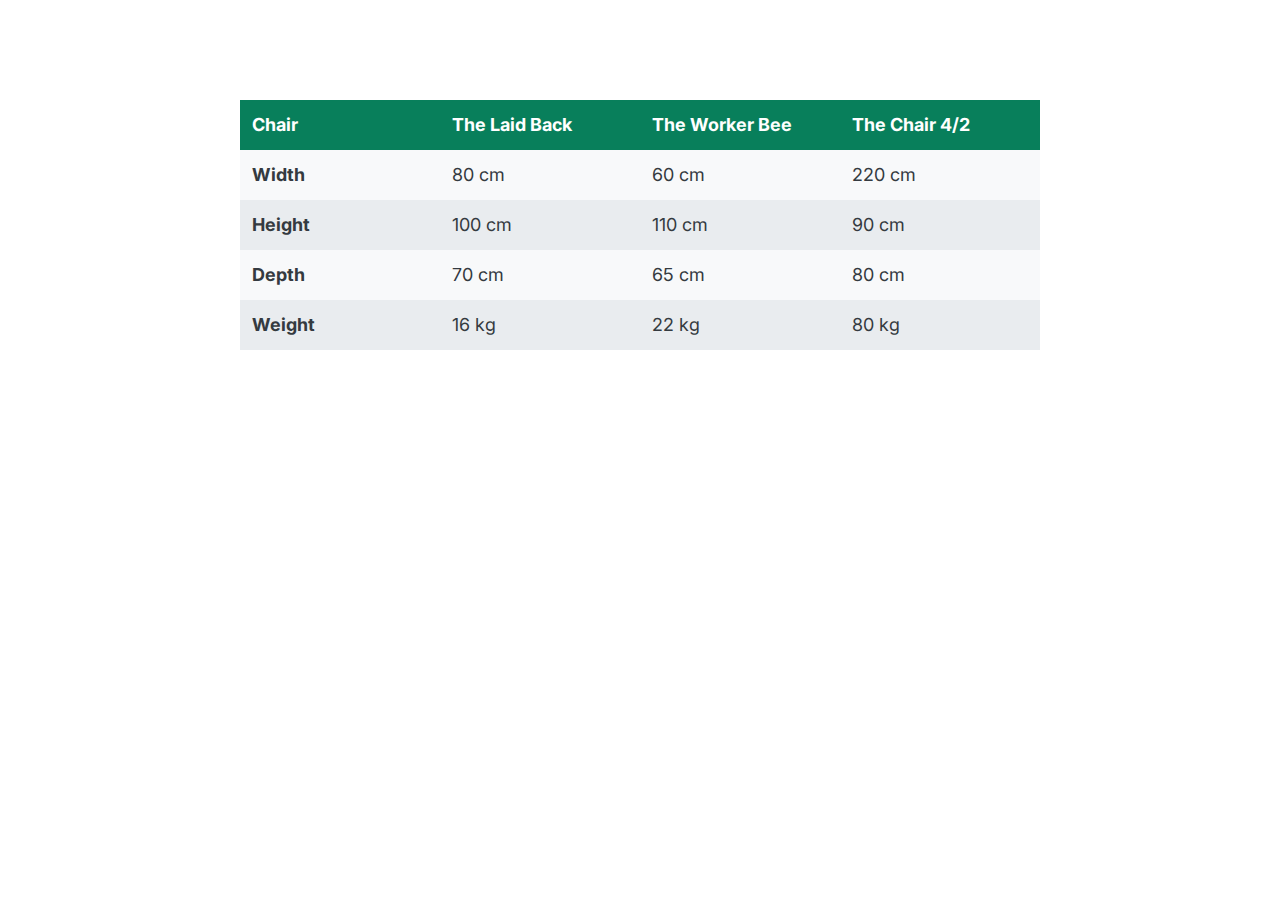
<file: 06-Components/03-Table.html>
<!DOCTYPE html>
<html lang="en">
  <head>
    <meta charset="UTF-8" />
    <meta http-equiv="X-UA-Compatible" content="IE=edge" />
    <meta name="viewport" content="width=device-width, initial-scale=1.0" />
    <title>Accordion Component</title>
    <link
      href="https://fonts.googleapis.com/css2?family=Inter:wght@400;500;700&display=swap"
      rel="stylesheet"
    />
    <style>
      /*
      SPACING SYSTEM (px)
      2 / 4 / 8 / 12 / 16 / 24 / 32 / 48 / 64 / 80 / 96 / 128
      FONT SIZE SYSTEM (px)
      10 / 12 / 14 / 16 / 18 / 20 / 24 / 30 / 36 / 44 / 52 / 62 / 74 / 86 / 98
      */
      /* main color:#087f5b */
      /* Gray color:#343a40 */
      * {
        margin: 0;
        padding: 0;
        box-sizing: border-box;
      }
      body {
        font-family: "inter", sans-serif;
        color: #343a40;
        line-height: 1;
        height: 100%;
        display: flex;
        justify-content: center;
      }
      table {
        font-size: 18px;
        margin-top: 100px;
        width: 800px;
        /* border: 1px solid #343a40; */
        border-collapse: collapse;
      }
      th,
      td {
        /* border: 1px solid #343a40; */
        padding: 16px 12px;
        text-align: left;
      }
      thead tr {
        background-color: #087f5b;
        color: #fff;
      }
      thead th {
        width: 25%;
      }
      tbody tr:nth-child(odd) {
        background-color: #f8f9fa;
      }
      tbody tr:nth-child(even) {
        background-color: #e9ecef;
      }
    </style>
  </head>
  <body>
    <table>
      <thead>
        <tr>
          <th>Chair</th>
          <th>The Laid Back</th>
          <th>The Worker Bee</th>
          <th>The Chair 4/2</th>
        </tr>
      </thead>

      <tbody>
        <tr>
          <th>Width</th>
          <td>80 cm</td>
          <td>60 cm</td>
          <td>220 cm</td>
        </tr>

        <tr>
          <th>Height</th>
          <td>100 cm</td>
          <td>110 cm</td>
          <td>90 cm</td>
        </tr>

        <tr>
          <th>Depth</th>
          <td>70 cm</td>
          <td>65 cm</td>
          <td>80 cm</td>
        </tr>

        <tr>
          <th>Weight</th>
          <td>16 kg</td>
          <td>22 kg</td>
          <td>80 kg</td>
        </tr>
      </tbody>
    </table>
  </body>
</html>
</file>
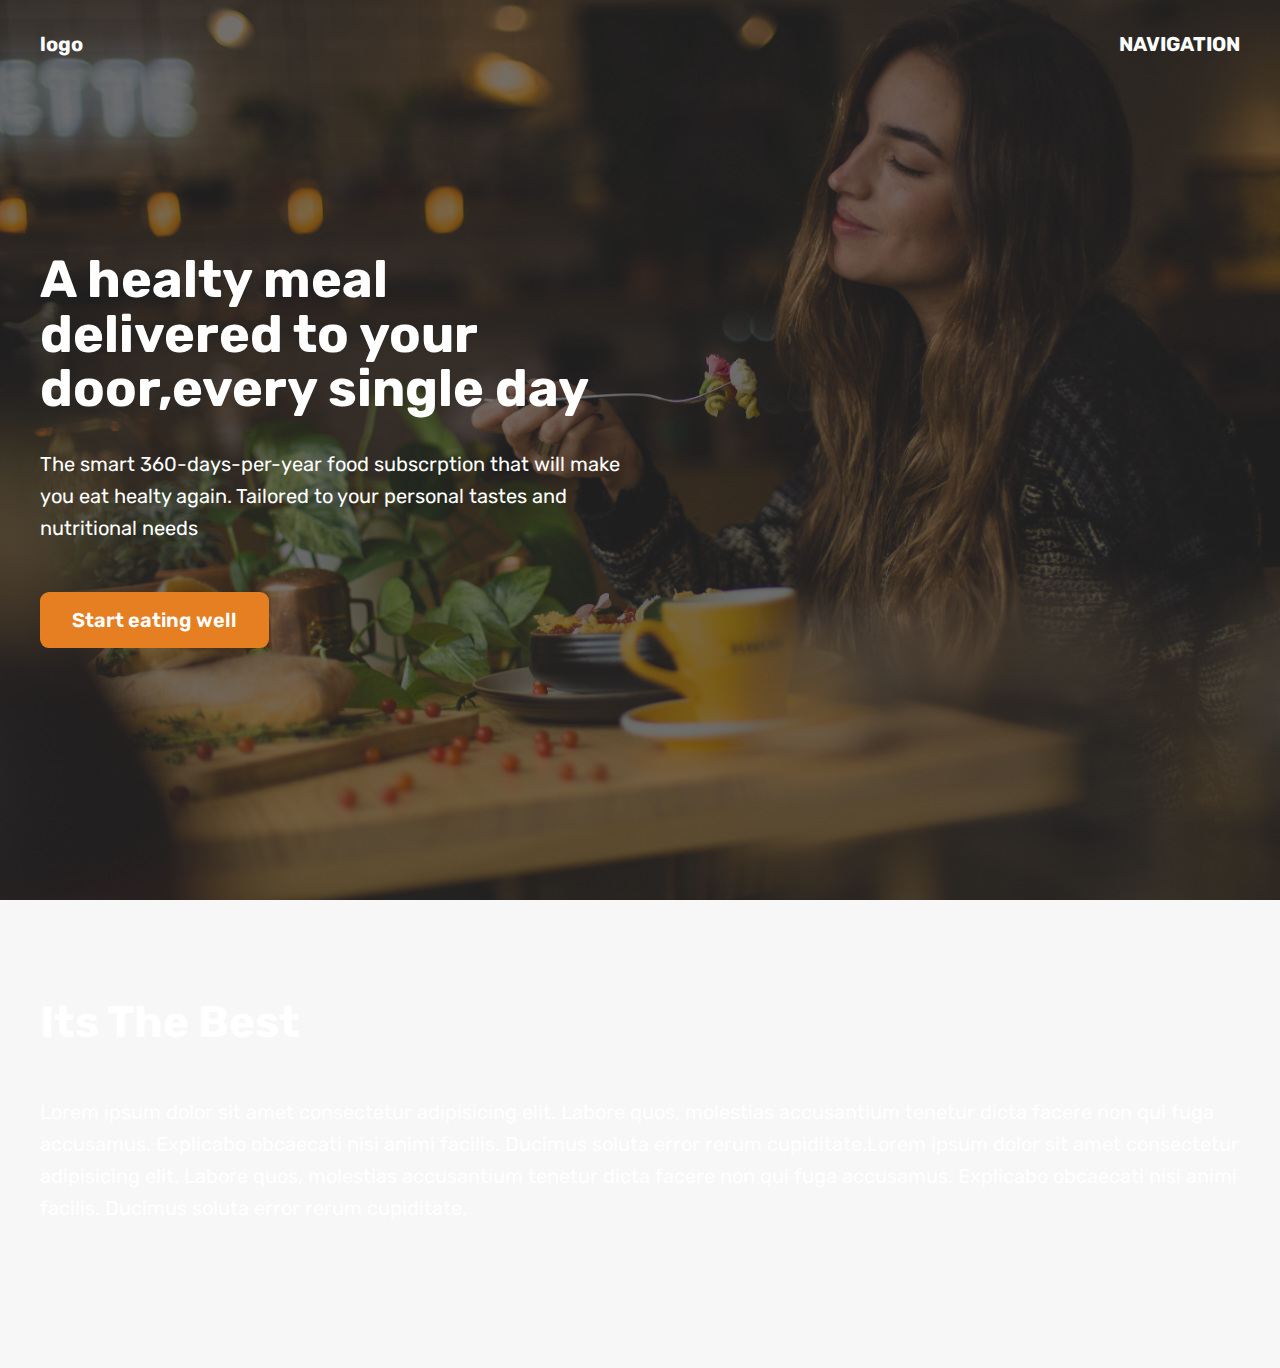
<file: 06-Components/04-hero.html>
<!DOCTYPE html>
<html lang="en">
  <head>
    <meta charset="UTF-8" />
    <meta http-equiv="X-UA-Compatible" content="IE=edge" />
    <meta name="viewport" content="width=device-width, initial-scale=1.0" />
    <title>Omifood Hero Section</title>
    <link rel="preconnect" href="https://fonts.googleapis.com" />
    <link rel="preconnect" href="https://fonts.gstatic.com" crossorigin />
    <link
      href="https://fonts.googleapis.com/css2?family=Rubik:wght@400;600;700&display=swap"
      rel="stylesheet"
    />
    <style>
      * {
        margin: 0;
        padding: 0;
        box-sizing: border-box;
      }
      html {
        font-family: "Rubik", sans-serif;
        color: #fff;
      }
      .container {
        margin: 0 auto;
        width: 1200px;
      }

      header {
        height: 100vh;
        position: relative;
        background-image: linear-gradient(
            rgba(34, 34, 34, 0.6),
            rgba(34, 34, 34, 0.6)
          ),
          url(hero.jpg);
        background-size: cover;
      }
      nav {
        font-size: 20px;
        font-weight: 700;
        display: flex;
        justify-content: space-between;
        padding-top: 32px;
      }
      .header-container {
        width: 1200px;
        position: absolute;
        left: 50%;
        top: 50%;
        transform: translate(-50%, -50%);
      }
      .header-container-inner {
        width: 50%;
      }
      h1 {
        font-size: 52px;
        margin-bottom: 32px;
        line-height: 1.05;
      }
      p {
        font-size: 20px;
        line-height: 1.6;
        margin-bottom: 48px;
      }
      .btn:link,
      .btn:visited {
        font-size: 20px;
        font-weight: 600;
        background-color: #e67e22;
        color: white;
        text-decoration: none;
        display: inline-block;
        padding: 16px 32px;
        border-radius: 9px;
      }
      h2 {
        font-size: 44px;
        margin-bottom: 48px;
      }
      section {
        padding: 96px 0;
        background-color: #f7f7f7;
      }
    </style>
  </head>
  <body>
    <header>
      <nav class="container">
        <div>logo</div>
        <div>NAVIGATION</div>
      </nav>

      <div class="header-container">
        <div class="header-container-inner">
          <h1>A healty meal delivered to your door,every single day</h1>
          <p>
            The smart 360-days-per-year food subscrption that will make you eat
            healty again. Tailored to your personal tastes and nutritional needs
          </p>
          <a href="#" class="btn">Start eating well</a>
        </div>
      </div>
    </header>

    <section>
      <div class="container">
        <h2>Its The Best</h2>
        <p>
          Lorem ipsum dolor sit amet consectetur adipisicing elit. Labore quos,
          molestias accusantium tenetur dicta facere non qui fuga accusamus.
          Explicabo obcaecati nisi animi facilis. Ducimus soluta error rerum
          cupiditate.Lorem ipsum dolor sit amet consectetur adipisicing elit.
          Labore quos, molestias accusantium tenetur dicta facere non qui fuga
          accusamus. Explicabo obcaecati nisi animi facilis. Ducimus soluta
          error rerum cupiditate.
        </p>
      </div>
    </section>
  </body>
</html>
</file>
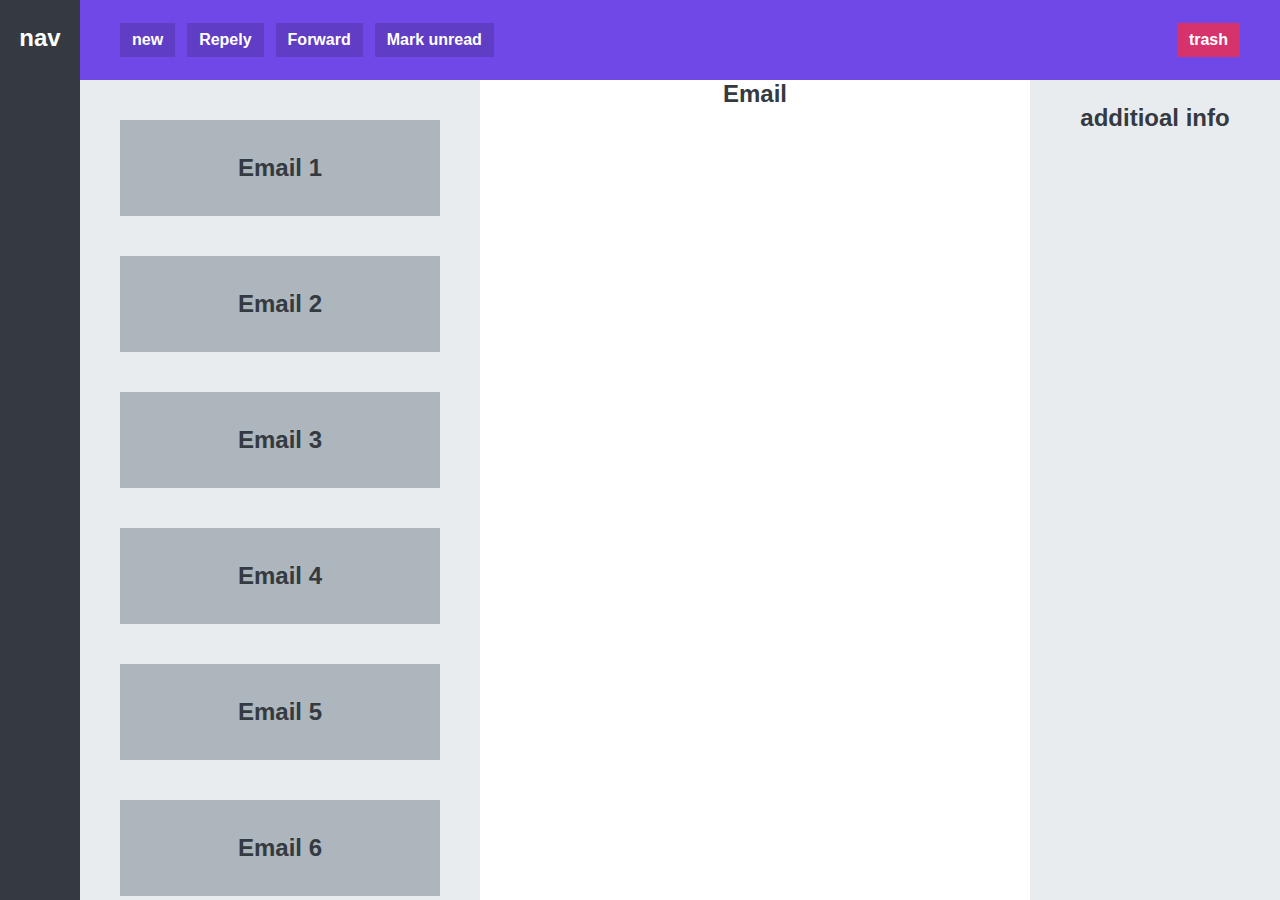
<file: 06-Components/05-app-layout.html>
<!DOCTYPE html>
<html lang="en">
  <head>
    <meta charset="UTF-8" />
    <meta http-equiv="X-UA-Compatible" content="IE=edge" />
    <meta name="viewport" content="width=device-width, initial-scale=1.0" />
    <title>Document</title>
  </head>
  <style>
    * {
      margin: 0;
      padding: 0;
      box-sizing: border-box;
    }
    body {
      height: 100vh;
      font-family: sans-serif;
      color: #343a40;
      font-size: 24px;
      display: grid;
      text-align: center;
      font-weight: bold;
      grid-template-columns: 80px 400px 1fr 250px;
      grid-template-rows: 80px 1fr;
    }
    nav,
    section,
    aside {
      padding-top: 24px;
    }

    nav {
      grid-row: 1 / -1;
      background-color: #343a40;
      color: #fff;
    }

    menu {
      grid-column: 2 / -1;
      background-color: #7048e8;
      display: flex;
      align-items: center;
      gap: 12px;
      padding: 0 40px;
    }
    button {
      display: inline-block;
      font-size: 16px;
      font-weight: bold;
      background-color: #5f3dc4;
      color: #fff;
      border: none;
      cursor: pointer;
      padding: 8px 12px;
    }
    button:last-child {
      background-color: #d6336c;
      margin-left: auto;
    }
    section {
      background-color: #e9ecef;
      padding: 40px;
      display: flex;
      flex-direction: column;
      gap: 40px;
      overflow: scroll;
    }
    .email {
      background-color: #adb5bd;
      padding: 40px;
      height: 96px;
      display: flex;
      align-items: center;
      justify-content: center;
      flex-shrink: 0;
    }
    aside {
      background-color: #e9ecef;
    }
  </style>
  <body>
    <nav>nav</nav>
    <menu>
      <button class="btn">new</button>
      <button class="btn">Repely</button>
      <button class="btn">Forward</button>
      <button class="btn">Mark unread</button>
      <button class="btn trash">trash</button>
    </menu>
    <section>
      <div class="email">Email 1</div>
      <div class="email">Email 2</div>
      <div class="email">Email 3</div>
      <div class="email">Email 4</div>
      <div class="email">Email 5</div>
      <div class="email">Email 6</div>
      <div class="email">Email 7</div>
      <div class="email">Email 8</div>
      <div class="email">Email 9</div>
      <div class="email">Email 10</div>
    </section>
    <main>Email</main>
    <aside>additioal info</aside>
  </body>
</html>
</file>
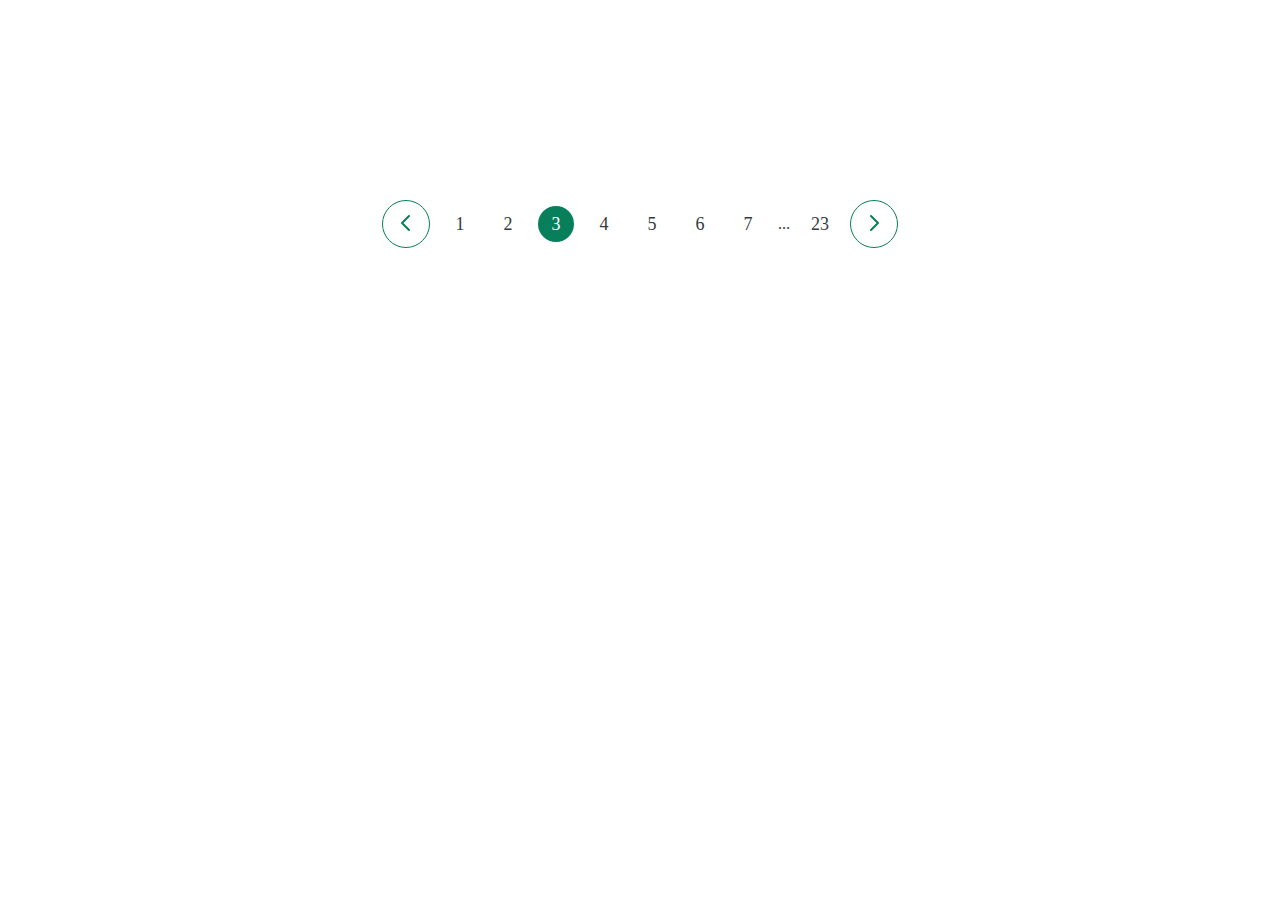
<file: 06-Components/Challenge.html>
<!DOCTYPE html>
<html lang="en">
  <head>
    <meta charset="UTF-8" />
    <meta http-equiv="X-UA-Compatible" content="IE=edge" />
    <meta name="viewport" content="width=device-width, initial-scale=1.0" />
    <title>Accordion Component</title>
    <link
      href="https://fonts.googleapis.com/css2?family=Inter:wght@400;500;700&display=swap"
      rel="stylesheet"
    />
    <style>
      /*
      SPACING SYSTEM (px)
      2 / 4 / 8 / 12 / 16 / 24 / 32 / 48 / 64 / 80 / 96 / 128
      FONT SIZE SYSTEM (px)
      10 / 12 / 14 / 16 / 18 / 20 / 24 / 30 / 36 / 44 / 52 / 62 / 74 / 86 / 98
      */
      /* main color:#087f5b */
      /* Gray color:#343a40 */
      * {
        margin: 0;
        padding: 0;
        box-sizing: border-box;
      }
      body {
        color: #343a40;
        display: flex;
        line-height: 1;
        justify-content: center;
      }
      .body {
        display: flex;
        align-items: center;
        gap: 12px;
        margin-top: 200px;
      }
      .a:visited,
      .a:link {
        height: 36px;
        width: 36px;
        font-size: 18px;
        color: #343a40;
        text-decoration: none;
        align-items: center;
        display: flex;
        justify-content: center;
        border-radius: 50%;
      }
      .a:hover,
      .a:active,
      .a.b-2 {
        background-color: #087f5b;
        color: white;
      }
      .btn {
        height: 48px;
        width: 48px;
        border-radius: 50%;
        border: solid 1px #087f5b;
        background: none;
        cursor: pointer;
      }
      .btn-icon {
        height: 24px;
        width: 24px;
        stroke: #087f5b;
      }
      .btn:hover {
        background-color: #087f5b;
        color: white;
      }
      .btn:hover .btn-icon {
        stroke: #fff;
      }
      .dots {
        color: #343a40;
      }
    </style>
  </head>
  <body>
    <div class="body">
      <button class="btn">
        <svg
          xmlns="http://www.w3.org/2000/svg"
          class="btn-icon"
          fill="none"
          viewBox="0 0 24 24"
          stroke="currentColor"
        >
          <path
            stroke-linecap="round"
            stroke-linejoin="round"
            stroke-width="2"
            d="M15 19l-7-7 7-7"
          />
        </svg>
      </button>

      <a class="a" href="#">1</a>
      <a class="a" href="#">2</a>
      <a class="a b-2" href="#">3</a>
      <a class="a" href="#">4</a>
      <a class="a" href="#">5</a>
      <a class="a" href="#">6</a>
      <a class="a" href="#">7</a>
      <span classs="dots">...</span>
      <a class="a" href="#">23</a>

      <button class="btn">
        <svg
          xmlns="http://www.w3.org/2000/svg"
          class="btn-icon"
          fill="none"
          viewBox="0 0 24 24"
          stroke="currentColor"
        >
          <path
            stroke-linecap="round"
            stroke-linejoin="round"
            stroke-width="2"
            d="M9 5l7 7-7 7"
          />
        </svg>
      </button>
    </div>
  </body>
</html>
</file>
<file: 02-HTML-Fundamentals/style.css>
* {
  padding: 0px;
  margin: 0px;
  box-sizing: border-box;
}

#main-container {
  width: 1200px;
  margin: 0 auto;
  position: relative;
}

body {
  border-top: #10978c 5px solid;
  font-family: sans-serif;
  position: relative;
}
.main-header {
  background-color: #f7f7f7;
  padding: 20px 40px;
}
nav {
  font-size: 15px;
}
nav a:link {
  display: inline-block;
}
nav a:link:last-child {
  margin-right: 0;
}

.secend-header {
  margin-bottom: 40px;
}
aside {
  background-color: #f7f7f7;
  border-top: 5px solid#10978c;
  border-bottom: 5px solid #10978c;
  padding: 50px 0px;
  /* width: 300px; */
}

h1,
h2,
h3,
h4,
li,
p {
  font-family: sans-serif;
  color: #444;
}
h1,
h2,
h3 {
  color: #1010ad;
}
h1 {
  font-size: 26px;
  text-transform: uppercase;
  font-style: italic;
}
h1::first-letter {
  font-style: normal;
  margin-right: 5px;
}
h2 {
  font-size: 40px;
  margin-bottom: 30px;
  position: relative;
}
h3 {
  font-size: 30px;
  margin-bottom: 20px;
  margin-top: 40px;
}
h4 {
  font-size: 20px;
  text-transform: uppercase;
  text-align: center;
  margin-bottom: 30px;
}
h3 + p::first-line {
  color: red;
}
h2::after {
  content: "TOP";
  background-color: #ffe70e;
  color: #444;
  font-size: 16px;
  font-weight: bold;
  display: inline-block;
  padding: 5px 10px;
  position: absolute;
  top: -10px;
  right: -25px;
}
p {
  font-size: 22px;
  line-height: 1.5;
  margin-bottom: 15px;
}
ul,
ol {
  margin-left: 50px;
  margin-bottom: 20px;
}
li {
  font-size: 20px;
  margin-bottom: 10px;
}
li:last-child {
  margin-bottom: 0px;
}
/* footer p {
  font-size: 16px;
} */

/*article header p {
  font-style: italic;
}*/
#author {
  font-style: italic;
  font-size: 18px;
}
#copyright {
  font-size: 16px;
}
.author-name {
  font-size: 18px;
  font-weight: bold;
}
.posts {
  list-style: none;
  margin-left: 0;
}
.posts a {
  color: #10978c;
}
body {
  background-color: rgb(221, 221, 221);
}
li:first-child {
  font-weight: bolder;
}
li:last-child {
  font-style: italic;
}
a:link {
  color: rgb(169, 211, 207);
  text-decoration: none;
}
a:visited {
  color: #10978c;
}
a:hover {
  color: red;
  font-weight: bold;
  text-decoration: underline dotted red;
}
a:active {
  color: black;
  font-style: italic;
  align-content: center;
}
.post-img {
  width: 100%;
  height: auto;
}
.like {
  font-size: 22px;
  padding: 20px;
  cursor: pointer;
  position: absolute;
  bottom: 50px;
  right: 50px;
}
.main-header {
  display: flex;
  align-items: center;
  justify-content: space-between;
}
.author-box {
  display: flex;
  align-items: center;
  margin-bottom: 10px;
}
.author {
  margin-bottom: 0px;
  margin-left: 10px;
}
.related-post {
  display: flex;
  gap: 20px;
  margin-bottom: 30px;
}
.related-link:link {
  font-size: 17px;
  font-weight: bold;
  font-style: normal;
  margin-bottom: 5px;
  display: block;
}
.author-name {
  margin-bottom: 0px;
  font-size: 14px;
  font-weight: normal;
  font-style: italic;
}
/* flexbox-layout */
/* .row {
  display: flex;
  gap: 75px;
  margin-bottom: 60px;
  align-items: flex-start;
}
article {
  flex: 1px;
  margin-bottom: 0px;
}
aside {
  defaults
  flex-grow: 0;
  flex-shrink: 1;
  flex-basis: auto;
  flex: 0 0 300px;
} */
/* CSS GRID LAYOUT */
#main-container {
  display: grid;
  grid-template-columns: 1fr 300px;
  column-gap: 75px;
  row-gap: 60px;
  align-items: start;
}
.main-header {
  grid-column: 1 / 3;
}
article {
}
aside {
}
footer {
  grid-column: 1 / -1;
}
</file>
<file: 05-Design/style.css>
/*
SPACING SYSTEM (px)
2 / 4 / 8 / 12 / 16 / 24 / 32 / 48 / 64 / 80 / 96 / 128

FONT SIZE SYSTEM (px)
10 / 12 / 14 / 16 / 18 / 20 / 24 / 30 / 36 / 44 / 52 / 62 / 74 / 86 / 98
*/
/* main color:#087f5b */
/* Gray color:#343a40 */
* {
  margin: 0;
  padding: 0;
  box-sizing: border-box;
}

/* ------------------------ */
/* GENERAL STYLES */
/* ------------------------ */
body {
  font-family: "inter", sans-serif;
  color: #343a40;
  border-bottom: solid 8px #087f5b;
}

.container {
  width: 960px;
  margin: 0 auto;
}

header,
section {
  margin-bottom: 96px;
}

h2 {
  margin-bottom: 48px;
  font-size: 36px;
  letter-spacing: -0.5;
}

.grid-3-cols {
  display: grid;
  grid-template-columns: repeat(3, 1fr);
  column-gap: 80px;
}
.btn:link,
.btn:visited {
  background-color: #087f5b;
  color: #fff;
  text-decoration: none;
  text-transform: uppercase;
  padding: 16px 32px;
  display: inline-block;
  font-weight: 500;
  font-size: 18px;
  border-radius: 100px;
}
.btn:hover,
.btn:active {
  background-color: #0ca678;
}
.btn--big:link {
  font-size: 18px;
  padding: 16px 32px;
}
.btn--small:link {
  font-size: 14px;
  padding: 8px 12px;
}
img {
  border-radius: 12px;
}

/* ------------------------ */
/* COMPONENT STYLES */
/* ------------------------ */

/* HEADER */
header {
  display: grid;
  grid-template-columns: repeat(2, 1fr);
  column-gap: 80px;
  margin-top: 64px;
}

.header-text-box {
  align-self: center;
}

h1 {
  margin-bottom: 32px;
  font-size: 44px;
  line-height: 1;
  letter-spacing: -1px;
  /* text-shadow: 0px 5px 5px rgba(0, 0, 0, 0.2); */
}

.header-text {
  margin-bottom: 24px;
  font-size: 19px;
  line-height: 1.7;
}

img {
  width: 100%;
}

/* FEATURES */
.features-icon {
  stroke: #087f5b;
  width: 32px;
  height: 32px;
  margin-bottom: 24px;
}

.features-title {
  margin-bottom: 16px;
  font-size: 20px;
}

.features-text {
  font-size: 18px;
  line-height: 1.7;
}

/* TESTIMONIAL */
.testimonial-section {
  background-color: #087f5b;
  color: #fff;
  padding: 24px;
  border-radius: 12px;
}

.testimonial-box {
  grid-column: 2 / -1;
  align-self: center;
}

.testimonial-box h2 {
  margin-bottom: 24px;
  font-size: 24px;
}

.testimonial-text {
  font-style: italic;
  margin-bottom: 24px;
  font-size: 18px;
  line-height: 1.7;
  color: #e6fcf5;
}
.testimonial-author {
  color: #c3fae8;
}

/* CHAIRS */
.chair {
  box-shadow: 0px 20px 30px 0px rgba(0, 0, 0, 0.7);
  border-radius: 12px;
}
.chair img {
  border-bottom-right-radius: 0px;
  border-bottom-left-radius: 0px;
}
.chair-box {
  padding: 32px;
}

h3 {
  margin-bottom: 24px;
  font-size: 20px;
}

.chair-details {
  list-style: none;
  margin-bottom: 48px;
}

.chair-details li {
  display: flex;
  align-items: center;
  gap: 12px;
  margin-bottom: 16px;
}

.chair-details li:last-child {
  margin-bottom: 0;
}

.chair-icon {
  stroke: #087f5b;
  width: 24px;
  height: 24px;
}

.chair-price {
  display: flex;
  justify-content: space-between;
  font-size: 20px;
  align-items: center;
}

footer {
  margin-bottom: 48px;
  font-size: 14px;
  color: #495057;
}
</file>
